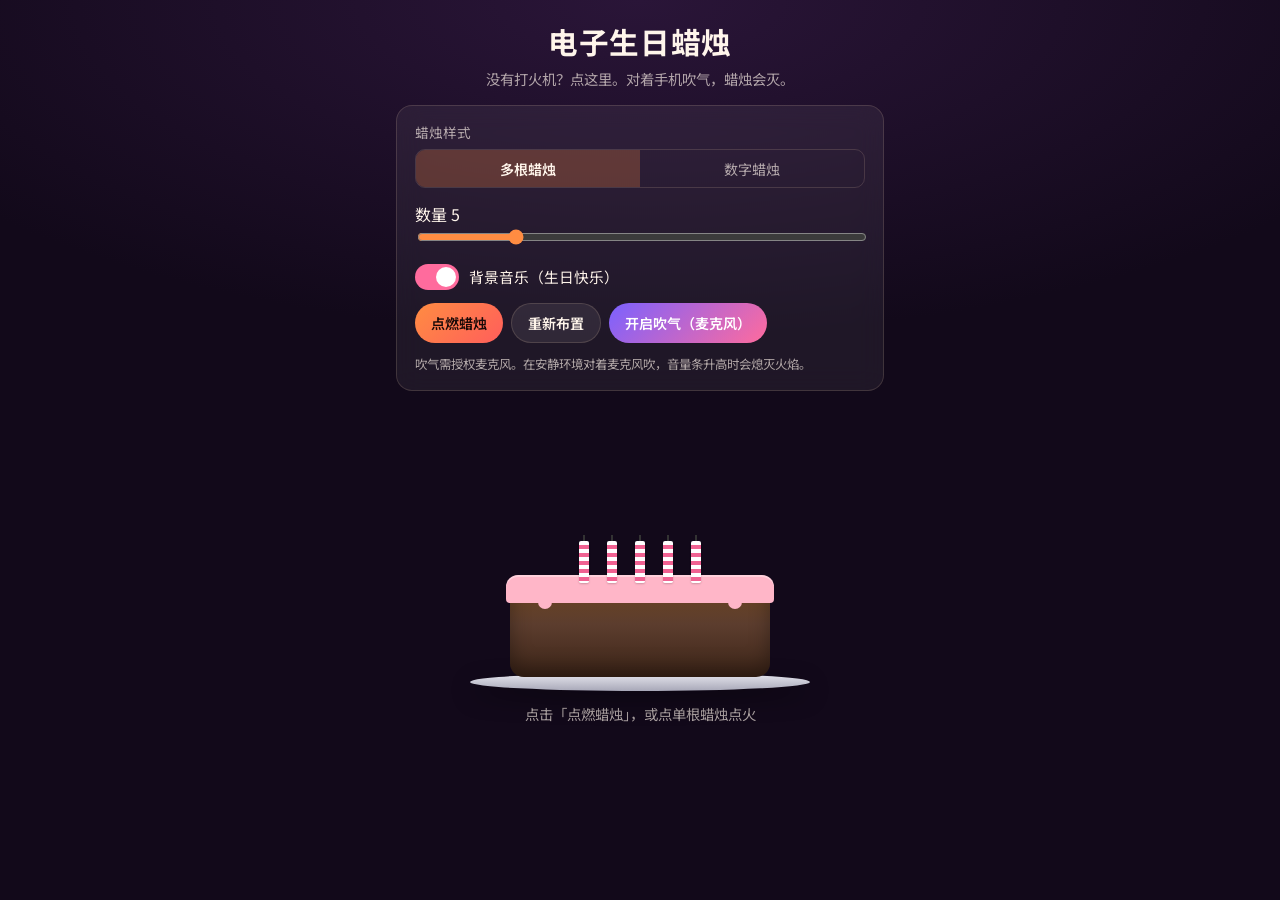
<file: index.html>
<!DOCTYPE html>
<html lang="zh-CN">
<head>
  <meta charset="UTF-8" />
  <meta name="viewport" content="width=device-width, initial-scale=1, viewport-fit=cover" />
  <meta name="theme-color" content="#1a0f24" />
  <title>电子生日蜡烛 · eCandle</title>
  <link rel="preconnect" href="https://fonts.googleapis.com" />
  <link rel="preconnect" href="https://fonts.gstatic.com" crossorigin />
  <link href="https://fonts.googleapis.com/css2?family=Noto+Sans+SC:wght@400;600;700&display=swap" rel="stylesheet" />
  <link rel="stylesheet" href="css/styles.css" />
</head>
<body>
  <canvas id="fx-canvas" aria-hidden="true"></canvas>

  <main class="app">
    <header class="header">
      <h1>电子生日蜡烛</h1>
      <p class="tagline">没有打火机？点这里。对着手机吹气，蜡烛会灭。</p>
    </header>

    <section class="controls panel" aria-label="设置">
      <div class="control-row">
        <span class="label">蜡烛样式</span>
        <div class="segmented" role="tablist">
          <button type="button" class="seg active" data-mode="count" role="tab" aria-selected="true">多根蜡烛</button>
          <button type="button" class="seg" data-mode="digits" role="tab" aria-selected="false">数字蜡烛</button>
        </div>
      </div>

      <div class="control-row mode-count">
        <label for="candle-count">数量 <output id="count-out">5</output></label>
        <input id="candle-count" type="range" min="1" max="20" value="5" />
      </div>

      <div class="control-row mode-digits hidden">
        <label for="age-input">年龄（数字蜡烛）</label>
        <input id="age-input" type="number" min="0" max="99" value="18" inputmode="numeric" />
      </div>

      <div class="control-row toggles">
        <label class="switch">
          <input type="checkbox" id="music-toggle" checked />
          <span class="slider"></span>
          <span class="switch-label">背景音乐（生日快乐）</span>
        </label>
      </div>

      <div class="control-row actions">
        <button type="button" id="btn-light" class="btn primary">点燃蜡烛</button>
        <button type="button" id="btn-reset" class="btn ghost">重新布置</button>
        <button type="button" id="btn-mic" class="btn accent">开启吹气（麦克风）</button>
      </div>

      <p id="mic-hint" class="hint">吹气需授权麦克风。在安静环境对着麦克风吹，音量条升高时会熄灭火焰。</p>
      <div class="meter-wrap hidden" id="meter-wrap">
        <span class="meter-label">吹气强度</span>
        <div class="meter"><div id="meter-fill"></div></div>
      </div>
    </section>

    <section class="stage" aria-label="生日蛋糕">
      <div class="cake-scene" id="cake-scene">
        <div class="plate"></div>
        <div class="cake">
          <div class="frosting"></div>
          <div class="cake-body"></div>
        </div>
        <div class="candles" id="candles" role="list"></div>
      </div>
      <p class="status" id="status" live="polite">先设置蜡烛，再点击「点燃蜡烛」</p>
    </section>
  </main>

  <div id="celebration" class="celebration hidden" aria-hidden="true">
    <div class="celebration-inner">
      <p class="cele-title">生日快乐！</p>
      <p class="cele-sub">愿望已经藏进星星里啦 ✨</p>
    </div>
  </div>

  <script src="js/app.js" type="module"></script>
</body>
</html>
</file>
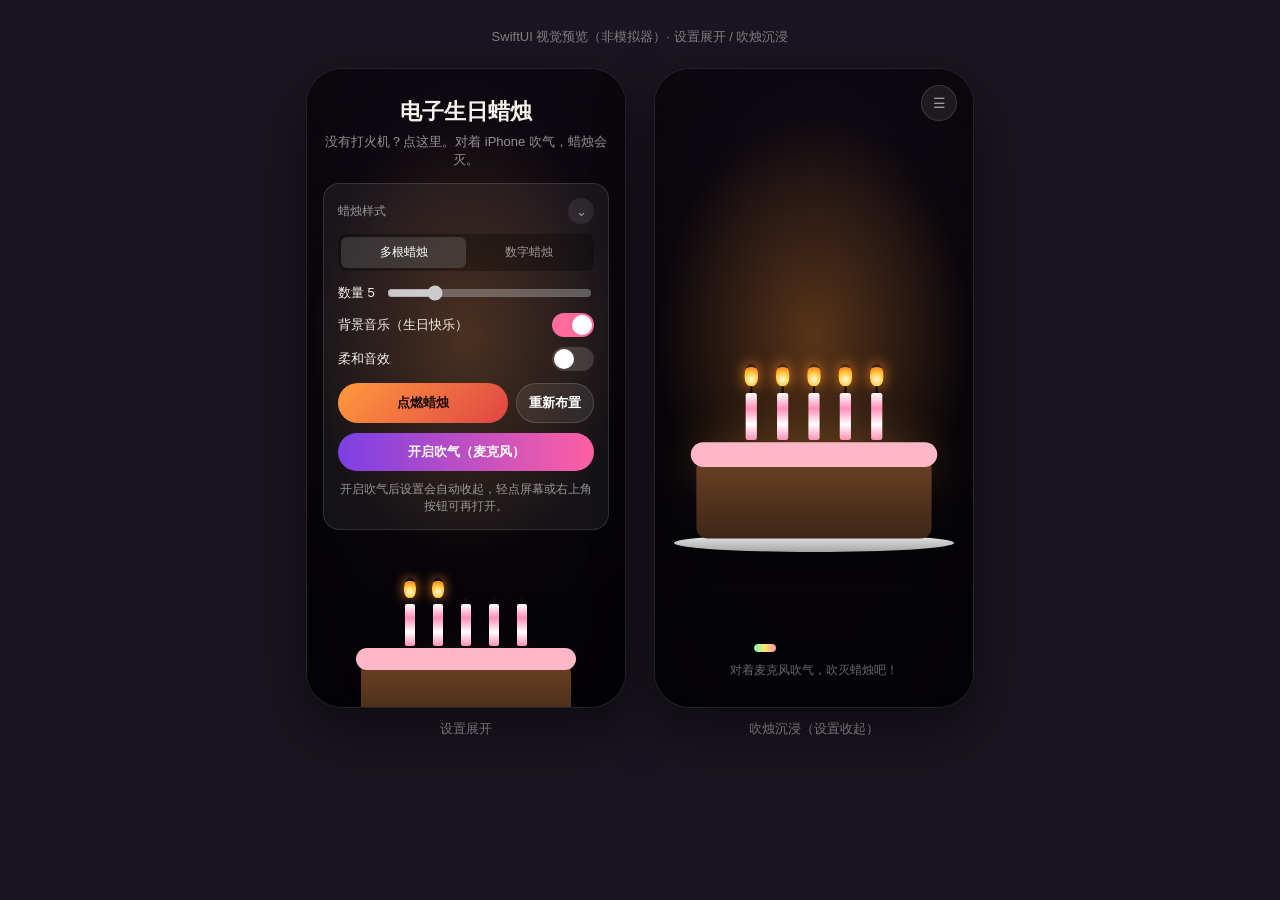
<file: design/immersive-preview/index.html>
<!DOCTYPE html>
<html lang="zh-Hans">
<head>
  <meta charset="utf-8" />
  <meta name="viewport" content="width=device-width, initial-scale=1, viewport-fit=cover" />
  <title>eCandle · Immersive UI Preview</title>
  <link rel="stylesheet" href="preview.css" />
</head>
<body>
  <div class="stage">
    <p class="caption">SwiftUI 视觉预览（非模拟器）· 设置展开 / 吹烛沉浸</p>
    <div class="phones">
      <!-- Setup -->
      <figure class="phone" id="phone-setup" data-label="设置展开">
        <div class="phone-screen setup">
          <div class="atmosphere" data-glow="0.2"></div>
          <div class="scroll">
            <header>
              <h1>电子生日蜡烛</h1>
              <p>没有打火机？点这里。对着 iPhone 吹气，蜡烛会灭。</p>
            </header>
            <section class="panel">
              <div class="panel-head">
                <span>蜡烛样式</span>
                <button class="icon-btn" aria-label="收起">⌄</button>
              </div>
              <div class="segmented">
                <span class="active">多根蜡烛</span>
                <span>数字蜡烛</span>
              </div>
              <div class="row">数量 5 <input type="range" min="1" max="20" value="5" disabled /></div>
              <label class="toggle"><span>背景音乐（生日快乐）</span><i class="on"></i></label>
              <label class="toggle"><span>柔和音效</span><i></i></label>
              <div class="actions">
                <button class="primary">点燃蜡烛</button>
                <button class="ghost">重新布置</button>
              </div>
              <button class="accent">开启吹气（麦克风）</button>
              <p class="hint">开启吹气后设置会自动收起，轻点屏幕或右上角按钮可再打开。</p>
            </section>
            <div class="cake-scene">
              <div class="glow-pool"></div>
              <div class="candles">
                <div class="candle lit"><span class="flame"></span><span class="wick"></span><span class="body"></span></div>
                <div class="candle lit"><span class="flame"></span><span class="wick"></span><span class="body"></span></div>
                <div class="candle"><span class="wick"></span><span class="body"></span></div>
                <div class="candle"><span class="wick"></span><span class="body"></span></div>
                <div class="candle"><span class="wick"></span><span class="body"></span></div>
              </div>
              <div class="cake">
                <div class="frosting"></div>
                <div class="layer"></div>
              </div>
              <div class="plate"></div>
            </div>
            <p class="status">已点燃 2/5 根，继续点蜡烛或一键点燃</p>
          </div>
        </div>
        <figcaption>设置展开</figcaption>
      </figure>

      <!-- Immersive -->
      <figure class="phone" id="phone-immersive" data-label="吹烛沉浸">
        <div class="phone-screen immersive">
          <div class="atmosphere" data-glow="1"></div>
          <button class="settings-fab" aria-label="打开设置">☰</button>
          <div class="cake-scene large">
            <div class="glow-pool strong"></div>
            <div class="candles">
              <div class="candle lit"><span class="flame sway"></span><span class="wick"></span><span class="body"></span></div>
              <div class="candle lit"><span class="flame sway d2"></span><span class="wick"></span><span class="body"></span></div>
              <div class="candle lit"><span class="flame sway d3"></span><span class="wick"></span><span class="body"></span></div>
              <div class="candle lit"><span class="flame sway d4"></span><span class="wick"></span><span class="body"></span></div>
              <div class="candle lit"><span class="flame sway d5"></span><span class="wick"></span><span class="body"></span></div>
            </div>
            <div class="cake">
              <div class="frosting"></div>
              <div class="layer"></div>
            </div>
            <div class="plate"></div>
          </div>
          <div class="immersive-footer">
            <div class="blow-bar"><i style="width:18%"></i></div>
            <p>对着麦克风吹气，吹灭蜡烛吧！</p>
          </div>
        </div>
        <figcaption>吹烛沉浸（设置收起）</figcaption>
      </figure>
    </div>
  </div>
</body>
</html>
</file>
<file: css/styles.css>
:root {
  --bg: #12091a;
  --panel: rgba(255, 255, 255, 0.06);
  --border: rgba(255, 220, 180, 0.15);
  --text: #fff5eb;
  --muted: rgba(255, 245, 235, 0.65);
  --accent: #ff6b9d;
  --accent-2: #ffc857;
  --primary: #ff8c42;
  --cake: #5c3d2e;
  --frost: #ffb6c8;
  --flame: #ffd166;
}

*,
*::before,
*::after {
  box-sizing: border-box;
}

html,
body {
  margin: 0;
  min-height: 100%;
  font-family: "Noto Sans SC", system-ui, sans-serif;
  background: radial-gradient(ellipse 120% 80% at 50% 0%, #2a1538 0%, var(--bg) 55%);
  color: var(--text);
}

#fx-canvas {
  position: fixed;
  inset: 0;
  width: 100%;
  height: 100%;
  pointer-events: none;
  z-index: 50;
}

.app {
  max-width: 520px;
  margin: 0 auto;
  padding: 1.25rem 1rem 2.5rem;
  position: relative;
  z-index: 1;
}

.header {
  text-align: center;
  margin-bottom: 1rem;
}

.header h1 {
  font-size: 1.65rem;
  font-weight: 700;
  margin: 0 0 0.35rem;
  letter-spacing: 0.02em;
}

.tagline {
  margin: 0;
  font-size: 0.9rem;
  color: var(--muted);
  line-height: 1.45;
}

.panel {
  background: var(--panel);
  border: 1px solid var(--border);
  border-radius: 16px;
  padding: 1rem 1.1rem;
  backdrop-filter: blur(12px);
}

.control-row {
  margin-bottom: 0.85rem;
}

.control-row:last-child {
  margin-bottom: 0;
}

.label {
  display: block;
  font-size: 0.85rem;
  color: var(--muted);
  margin-bottom: 0.4rem;
}

.segmented {
  display: flex;
  gap: 0;
  border-radius: 10px;
  overflow: hidden;
  border: 1px solid var(--border);
}

.seg {
  flex: 1;
  border: none;
  background: transparent;
  color: var(--muted);
  padding: 0.55rem 0.5rem;
  font: inherit;
  font-size: 0.88rem;
  cursor: pointer;
  transition: background 0.2s, color 0.2s;
}

.seg.active {
  background: rgba(255, 140, 66, 0.25);
  color: var(--text);
  font-weight: 600;
}

input[type="range"] {
  width: 100%;
  accent-color: var(--primary);
}

input[type="number"] {
  width: 100%;
  padding: 0.5rem 0.65rem;
  border-radius: 10px;
  border: 1px solid var(--border);
  background: rgba(0, 0, 0, 0.25);
  color: var(--text);
  font: inherit;
  font-size: 1rem;
}

.hidden {
  display: none !important;
}

.switch {
  display: flex;
  align-items: center;
  gap: 0.65rem;
  cursor: pointer;
  user-select: none;
}

.switch input {
  position: absolute;
  opacity: 0;
  width: 0;
  height: 0;
}

.slider {
  width: 44px;
  height: 26px;
  background: rgba(255, 255, 255, 0.15);
  border-radius: 999px;
  position: relative;
  flex-shrink: 0;
  transition: background 0.2s;
}

.slider::after {
  content: "";
  position: absolute;
  width: 20px;
  height: 20px;
  border-radius: 50%;
  background: #fff;
  top: 3px;
  left: 3px;
  transition: transform 0.2s;
}

.switch input:checked + .slider {
  background: var(--accent);
}

.switch input:checked + .slider::after {
  transform: translateX(18px);
}

.switch-label {
  font-size: 0.92rem;
}

.actions {
  display: flex;
  flex-wrap: wrap;
  gap: 0.5rem;
  margin-top: 0.25rem;
}

.btn {
  border: none;
  border-radius: 999px;
  padding: 0.55rem 1rem;
  font: inherit;
  font-size: 0.88rem;
  font-weight: 600;
  cursor: pointer;
  transition: transform 0.15s, filter 0.15s;
}

.btn:active {
  transform: scale(0.97);
}

.btn.primary {
  background: linear-gradient(135deg, var(--primary), #ff5e5b);
  color: #1a0a08;
}

.btn.ghost {
  background: rgba(255, 255, 255, 0.08);
  color: var(--text);
  border: 1px solid var(--border);
}

.btn.accent {
  background: linear-gradient(135deg, #7b61ff, var(--accent));
  color: #fff;
}

.btn.mic-on {
  box-shadow: 0 0 0 2px rgba(123, 97, 255, 0.5);
}

.hint {
  font-size: 0.78rem;
  color: var(--muted);
  line-height: 1.4;
  margin: 0.5rem 0 0;
}

.meter-wrap {
  display: flex;
  align-items: center;
  gap: 0.6rem;
  margin-top: 0.5rem;
}

.meter-label {
  font-size: 0.75rem;
  color: var(--muted);
  white-space: nowrap;
}

.meter {
  flex: 1;
  height: 8px;
  background: rgba(0, 0, 0, 0.35);
  border-radius: 999px;
  overflow: hidden;
}

#meter-fill {
  height: 100%;
  width: 0%;
  background: linear-gradient(90deg, #6ee7b7, var(--accent-2), #ff5e5b);
  border-radius: 999px;
  transition: width 0.05s linear;
}

.stage {
  margin-top: 1.25rem;
  text-align: center;
}

.cake-scene {
  position: relative;
  height: 280px;
  display: flex;
  flex-direction: column;
  align-items: center;
  justify-content: flex-end;
  padding-bottom: 8px;
}

.plate {
  position: absolute;
  bottom: 0;
  width: min(92%, 340px);
  height: 18px;
  background: linear-gradient(180deg, #e8e8f0, #a8a8b8);
  border-radius: 50%;
  box-shadow: 0 8px 24px rgba(0, 0, 0, 0.45);
}

.cake {
  position: relative;
  z-index: 2;
  margin-bottom: 6px;
}

.cake-body {
  width: min(78vw, 260px);
  height: 88px;
  background: linear-gradient(180deg, #6b4423 0%, var(--cake) 40%, #3d2518 100%);
  border-radius: 8px 8px 14px 14px;
  box-shadow: inset 0 -8px 20px rgba(0, 0, 0, 0.35);
}

.frosting {
  position: absolute;
  top: -14px;
  left: -4px;
  right: -4px;
  height: 28px;
  background: var(--frost);
  border-radius: 12px 12px 4px 4px;
  box-shadow: 0 2px 0 rgba(255, 255, 255, 0.35) inset;
}

.frosting::before,
.frosting::after {
  content: "";
  position: absolute;
  width: 14px;
  height: 14px;
  background: var(--frost);
  border-radius: 50%;
  bottom: -6px;
}

.frosting::before {
  left: 12%;
}

.frosting::after {
  right: 12%;
}

.candles {
  position: absolute;
  bottom: 108px;
  left: 50%;
  transform: translateX(-50%);
  display: flex;
  gap: clamp(4px, 1.5vw, 10px);
  align-items: flex-end;
  justify-content: center;
  z-index: 5;
  max-width: 96%;
  flex-wrap: wrap;
}

.candle {
  display: flex;
  flex-direction: column;
  align-items: center;
  cursor: pointer;
  -webkit-tap-highlight-color: transparent;
}

.candle:focus-visible {
  outline: 2px solid var(--accent-2);
  outline-offset: 4px;
  border-radius: 4px;
}

.wick {
  width: 2px;
  height: 6px;
  background: #333;
}

.flame-wrap {
  position: relative;
  width: 18px;
  height: 26px;
  margin-bottom: -2px;
  opacity: 0;
  transform: scale(0.3);
  transition: opacity 0.35s, transform 0.35s;
  pointer-events: none;
}

.candle.lit .flame-wrap {
  opacity: 1;
  transform: scale(1);
}

.flame {
  position: absolute;
  bottom: 0;
  left: 50%;
  transform: translateX(-50%);
  width: 14px;
  height: 22px;
  background: radial-gradient(ellipse at 50% 90%, #fff 0%, var(--flame) 35%, #ff6b35 70%, transparent 72%);
  border-radius: 50% 50% 50% 50% / 60% 60% 40% 40%;
  animation: flicker 0.35s ease-in-out infinite alternate;
  filter: drop-shadow(0 0 6px rgba(255, 180, 50, 0.9));
}

.flame-inner {
  position: absolute;
  bottom: 4px;
  left: 50%;
  transform: translateX(-50%);
  width: 6px;
  height: 10px;
  background: #fffacd;
  border-radius: 50%;
  animation: flicker 0.25s ease-in-out infinite alternate-reverse;
}

@keyframes flicker {
  from {
    transform: translateX(-50%) scale(1) rotate(-2deg);
  }
  to {
    transform: translateX(-50%) scale(1.05, 0.95) rotate(2deg);
  }
}

.stick {
  width: 10px;
  height: 42px;
  border-radius: 2px;
  background: repeating-linear-gradient(
    180deg,
    #fff 0 4px,
    #f06292 4px 8px
  );
  box-shadow: 0 1px 2px rgba(0, 0, 0, 0.2);
}

.candle.digit .stick {
  width: auto;
  min-width: 28px;
  height: 48px;
  padding: 2px 4px;
  display: flex;
  align-items: center;
  justify-content: center;
  background: linear-gradient(180deg, #ff4081, #c2185b);
  color: #fff;
  font-weight: 700;
  font-size: 1.35rem;
  letter-spacing: -0.02em;
}

.candle.out .flame-wrap {
  opacity: 0;
  transform: scale(0.2) translateY(-8px);
}

.smoke {
  position: absolute;
  bottom: 100%;
  left: 50%;
  width: 8px;
  height: 8px;
  margin-left: -4px;
  background: rgba(200, 200, 200, 0.5);
  border-radius: 50%;
  opacity: 0;
  filter: blur(2px);
}

.candle.just-out .smoke {
  animation: smoke-rise 1.2s ease-out forwards;
}

@keyframes smoke-rise {
  0% {
    opacity: 0.7;
    transform: translateY(0) scale(1);
  }
  100% {
    opacity: 0;
    transform: translateY(-40px) scale(2.5);
  }
}

.status {
  margin: 0.75rem 0 0;
  font-size: 0.9rem;
  color: var(--muted);
  min-height: 1.4em;
}

.celebration {
  position: fixed;
  inset: 0;
  z-index: 40;
  display: flex;
  align-items: center;
  justify-content: center;
  background: rgba(10, 5, 20, 0.55);
  pointer-events: none;
  animation: fade-in 0.6s ease;
}

.celebration.hidden {
  display: none;
}

.celebration-inner {
  text-align: center;
  animation: pop 0.7s cubic-bezier(0.34, 1.56, 0.64, 1);
}

.cele-title {
  font-size: clamp(2rem, 8vw, 3rem);
  font-weight: 700;
  margin: 0;
  background: linear-gradient(135deg, #fff, var(--accent-2), var(--accent));
  -webkit-background-clip: text;
  background-clip: text;
  color: transparent;
  text-shadow: 0 0 40px rgba(255, 200, 87, 0.4);
}

.cele-sub {
  margin: 0.5rem 0 0;
  font-size: 1.05rem;
  color: var(--text);
}

@keyframes fade-in {
  from {
    opacity: 0;
  }
  to {
    opacity: 1;
  }
}

@keyframes pop {
  from {
    opacity: 0;
    transform: scale(0.5);
  }
  to {
    opacity: 1;
    transform: scale(1);
  }
}

@media (min-width: 480px) {
  .header h1 {
    font-size: 1.85rem;
  }
}
</file>
<file: design/immersive-preview/preview.css>
:root {
  --bg0: #0f0a14;
  --bg1: #08050a;
  --warm: rgba(255, 140, 46, 0.22);
  --text: #f5f0ea;
  --muted: rgba(255, 255, 255, 0.55);
}

* { box-sizing: border-box; }
body {
  margin: 0;
  min-height: 100vh;
  font-family: "SF Pro Text", "PingFang SC", "Helvetica Neue", sans-serif;
  background: #1a1520;
  color: var(--text);
}

.stage {
  padding: 28px 20px 48px;
  max-width: 980px;
  margin: 0 auto;
}

.caption {
  text-align: center;
  color: rgba(255,255,255,0.45);
  font-size: 13px;
  margin: 0 0 22px;
}

.phones {
  display: flex;
  flex-wrap: wrap;
  gap: 28px;
  justify-content: center;
}

.phone {
  margin: 0;
  width: 320px;
}

.phone-screen {
  position: relative;
  height: 640px;
  border-radius: 36px;
  overflow: hidden;
  border: 1px solid rgba(255,255,255,0.12);
  box-shadow: 0 24px 60px rgba(0,0,0,0.45);
  background: var(--bg1);
}

.atmosphere {
  position: absolute;
  inset: 0;
  background:
    radial-gradient(ellipse 70% 50% at 50% 42%, var(--warm), transparent 70%),
    radial-gradient(ellipse 90% 80% at 50% 50%, transparent 40%, rgba(0,0,0,0.55) 100%),
    linear-gradient(180deg, #0f0a14, #08050a 55%, #050308);
  pointer-events: none;
}

.atmosphere[data-glow="1"] {
  --warm: rgba(255, 150, 50, 0.32);
}

.scroll {
  position: relative;
  z-index: 1;
  height: 100%;
  overflow: auto;
  padding: 28px 16px 20px;
}

header { text-align: center; margin-bottom: 14px; }
header h1 { margin: 0 0 6px; font-size: 22px; }
header p { margin: 0; font-size: 13px; color: var(--muted); line-height: 1.4; }

.panel {
  background: rgba(255,255,255,0.06);
  border: 1px solid rgba(255,255,255,0.12);
  border-radius: 16px;
  padding: 14px;
  margin-bottom: 16px;
}

.panel-head {
  display: flex;
  justify-content: space-between;
  align-items: center;
  font-size: 12px;
  color: var(--muted);
  margin-bottom: 10px;
}

.icon-btn {
  width: 26px; height: 26px;
  border-radius: 50%;
  border: 0;
  background: rgba(255,255,255,0.08);
  color: var(--muted);
}

.segmented {
  display: grid;
  grid-template-columns: 1fr 1fr;
  background: rgba(0,0,0,0.3);
  border-radius: 8px;
  padding: 3px;
  margin-bottom: 12px;
  font-size: 12px;
}
.segmented span {
  text-align: center;
  padding: 7px 4px;
  border-radius: 6px;
  color: var(--muted);
}
.segmented .active {
  background: rgba(255,255,255,0.14);
  color: #fff;
}

.row {
  display: flex;
  align-items: center;
  gap: 10px;
  font-size: 13px;
  margin-bottom: 10px;
}
.row input { flex: 1; }

.toggle {
  display: flex;
  justify-content: space-between;
  align-items: center;
  font-size: 13px;
  margin-bottom: 10px;
}
.toggle i {
  width: 42px; height: 24px;
  border-radius: 12px;
  background: rgba(255,255,255,0.15);
  position: relative;
}
.toggle i::after {
  content: "";
  position: absolute;
  top: 2px; left: 2px;
  width: 20px; height: 20px;
  border-radius: 50%;
  background: #fff;
}
.toggle i.on {
  background: #ff6b9d;
}
.toggle i.on::after { left: 20px; }

.actions {
  display: flex;
  gap: 8px;
  margin: 12px 0 10px;
}
.primary, .ghost, .accent {
  border: 0;
  border-radius: 999px;
  padding: 10px 12px;
  font-weight: 600;
  font-size: 13px;
  color: #fff;
}
.primary {
  flex: 1;
  background: linear-gradient(135deg, #ff9a3c, #e04545);
  color: #1a0a08;
}
.ghost {
  background: rgba(255,255,255,0.08);
  border: 1px solid rgba(255,255,255,0.15);
}
.accent {
  width: 100%;
  background: linear-gradient(90deg, #7b3fe4, #ff5fa2);
}
.hint, .status {
  font-size: 12px;
  color: var(--muted);
  line-height: 1.4;
  margin: 10px 0 0;
  text-align: center;
}

.cake-scene {
  position: relative;
  height: 200px;
  display: flex;
  flex-direction: column;
  align-items: center;
  justify-content: flex-end;
  margin: 8px auto 0;
}

.cake-scene.large {
  position: absolute;
  left: 0; right: 0;
  top: 50%;
  transform: translateY(-46%) scale(1.12);
  height: 260px;
  z-index: 1;
}

.glow-pool {
  position: absolute;
  bottom: 24px;
  width: 220px; height: 80px;
  background: radial-gradient(ellipse, rgba(255,170,60,0.2), transparent 70%);
  filter: blur(12px);
}
.glow-pool.strong {
  width: 280px; height: 110px;
  background: radial-gradient(ellipse, rgba(255,170,60,0.28), transparent 70%);
}

.candles {
  display: flex;
  gap: 10px;
  align-items: flex-end;
  z-index: 2;
  margin-bottom: 2px;
}

.candle {
  display: flex;
  flex-direction: column;
  align-items: center;
  width: 18px;
}

.flame {
  width: 12px;
  height: 20px;
  margin-bottom: 0;
  border-radius: 50% 50% 40% 40%;
  background: radial-gradient(circle at 50% 70%, #fff8e0, #ffd24a 35%, #ff8a1f 70%, transparent 75%);
  box-shadow: 0 0 12px rgba(255,140,40,0.85);
  animation: flicker 0.28s ease-in-out infinite alternate;
}

.flame.sway { animation: sway 0.55s ease-in-out infinite alternate, flicker 0.22s ease-in-out infinite alternate; }
.flame.d2 { animation-delay: 0.05s, 0.08s; }
.flame.d3 { animation-delay: 0.12s, 0.03s; }
.flame.d4 { animation-delay: 0.02s, 0.14s; }
.flame.d5 { animation-delay: 0.18s, 0.06s; }

.candle:not(.lit) .flame { display: none; }

.wick {
  width: 2px; height: 6px;
  background: #111;
}

.body {
  width: 10px; height: 42px;
  border-radius: 2px;
  background: linear-gradient(#fff, #ff8fb8, #fff, #ff8fb8);
}

.cake { position: relative; z-index: 2; }
.frosting {
  width: 220px; height: 22px;
  border-radius: 12px;
  background: #ffb6c7;
  margin: 0 auto -8px;
  position: relative;
  z-index: 2;
}
.layer {
  width: 210px; height: 72px;
  margin: 0 auto;
  border-radius: 10px;
  background: linear-gradient(#6b4224, #3d2617);
}
.plate {
  width: 250px; height: 16px;
  border-radius: 50%;
  background: linear-gradient(#ebebeb, #a6a6a6);
  margin-top: -4px;
  box-shadow: 0 8px 16px rgba(0,0,0,0.4);
  z-index: 1;
}

.immersive .settings-fab {
  position: absolute;
  top: 16px; right: 16px;
  z-index: 3;
  width: 36px; height: 36px;
  border-radius: 50%;
  border: 1px solid rgba(255,255,255,0.12);
  background: rgba(255,255,255,0.08);
  color: rgba(255,255,255,0.55);
  font-size: 14px;
}

.immersive-footer {
  position: absolute;
  left: 0; right: 0; bottom: 28px;
  z-index: 3;
  display: flex;
  flex-direction: column;
  align-items: center;
  gap: 10px;
}
.immersive-footer p {
  margin: 0;
  font-size: 12px;
  color: rgba(255,255,255,0.4);
}
.blow-bar {
  width: 120px; height: 8px;
  border-radius: 999px;
  background: rgba(0,0,0,0.35);
  overflow: hidden;
}
.blow-bar i {
  display: block;
  height: 100%;
  border-radius: inherit;
  background: linear-gradient(90deg, #7dffc3, #ffe566, #ff8fb8);
}

figcaption {
  text-align: center;
  margin-top: 12px;
  font-size: 13px;
  color: rgba(255,255,255,0.55);
}

@keyframes flicker {
  from { transform: scale(0.92); opacity: 0.9; }
  to { transform: scale(1.08); opacity: 1; }
}
@keyframes sway {
  from { transform: translateX(-1.4px) scaleY(0.96); }
  to { transform: translateX(1.6px) scaleY(1.06); }
}
</file>
